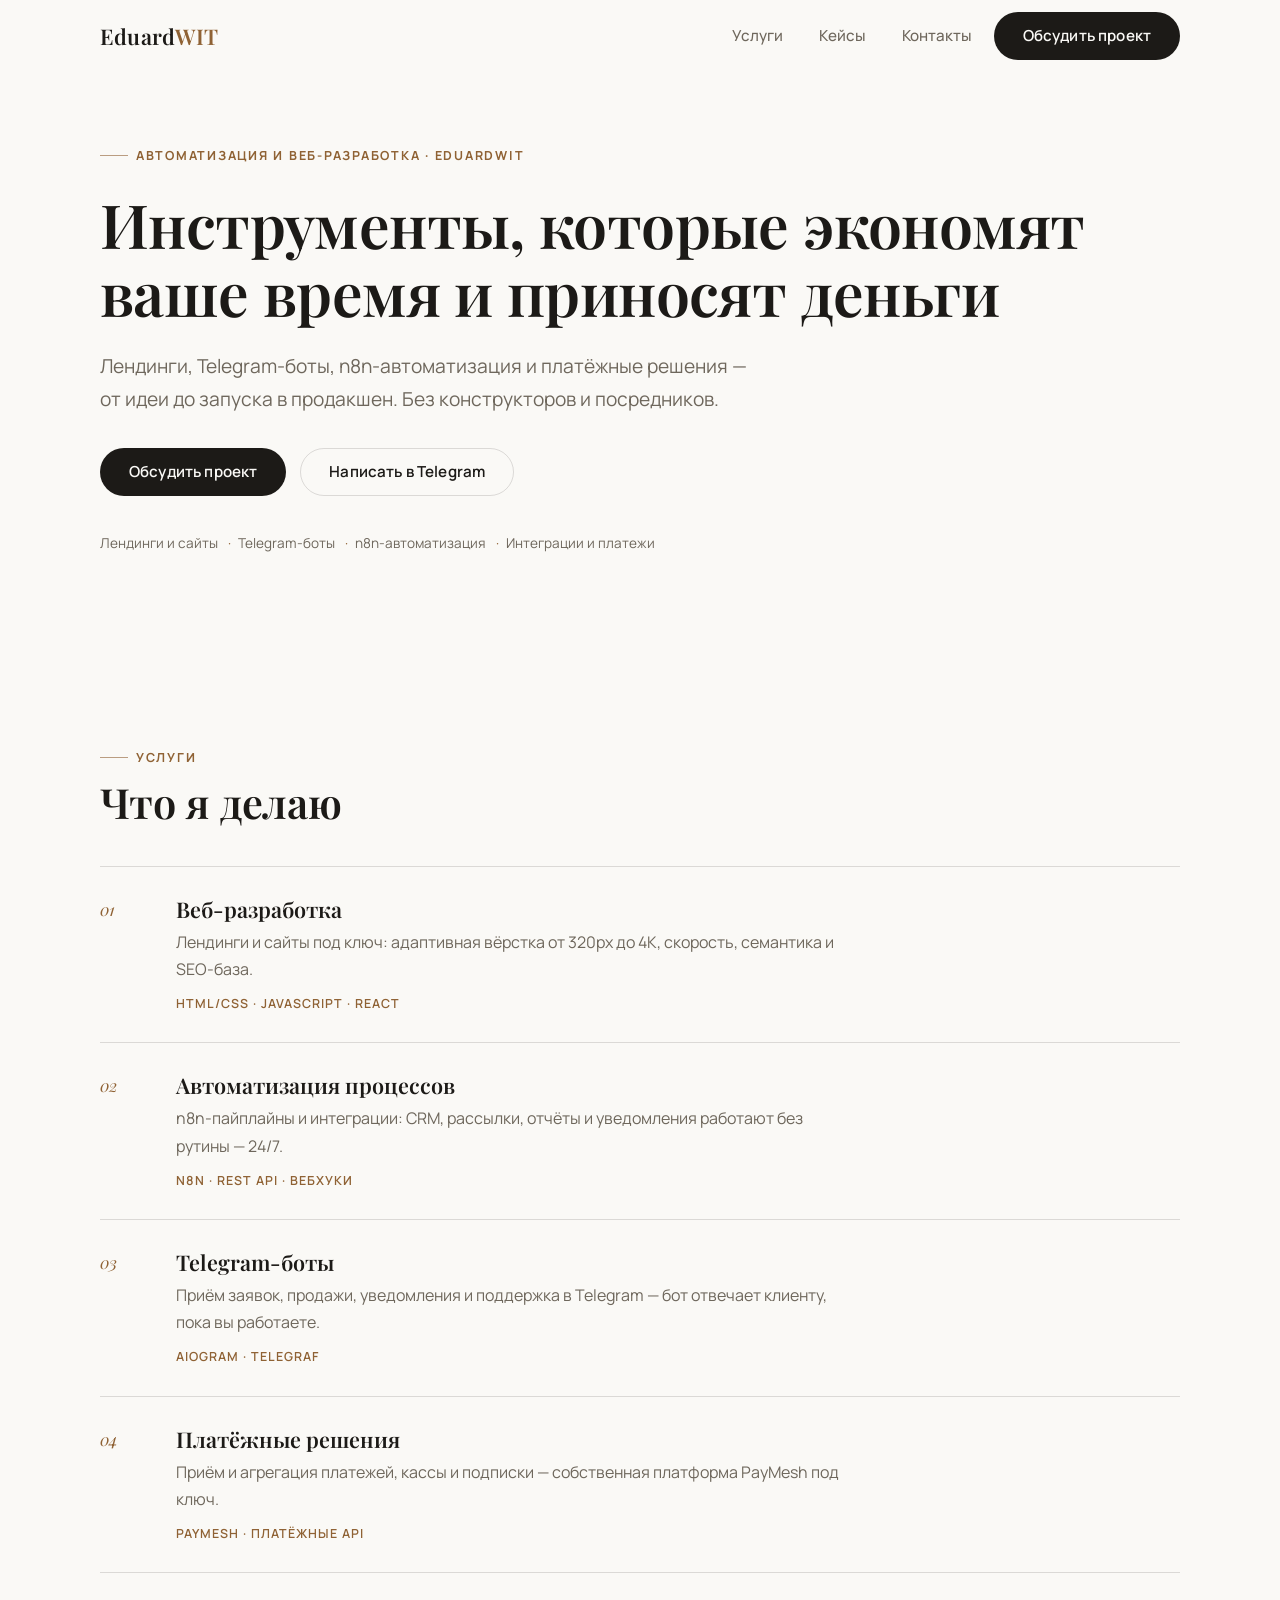
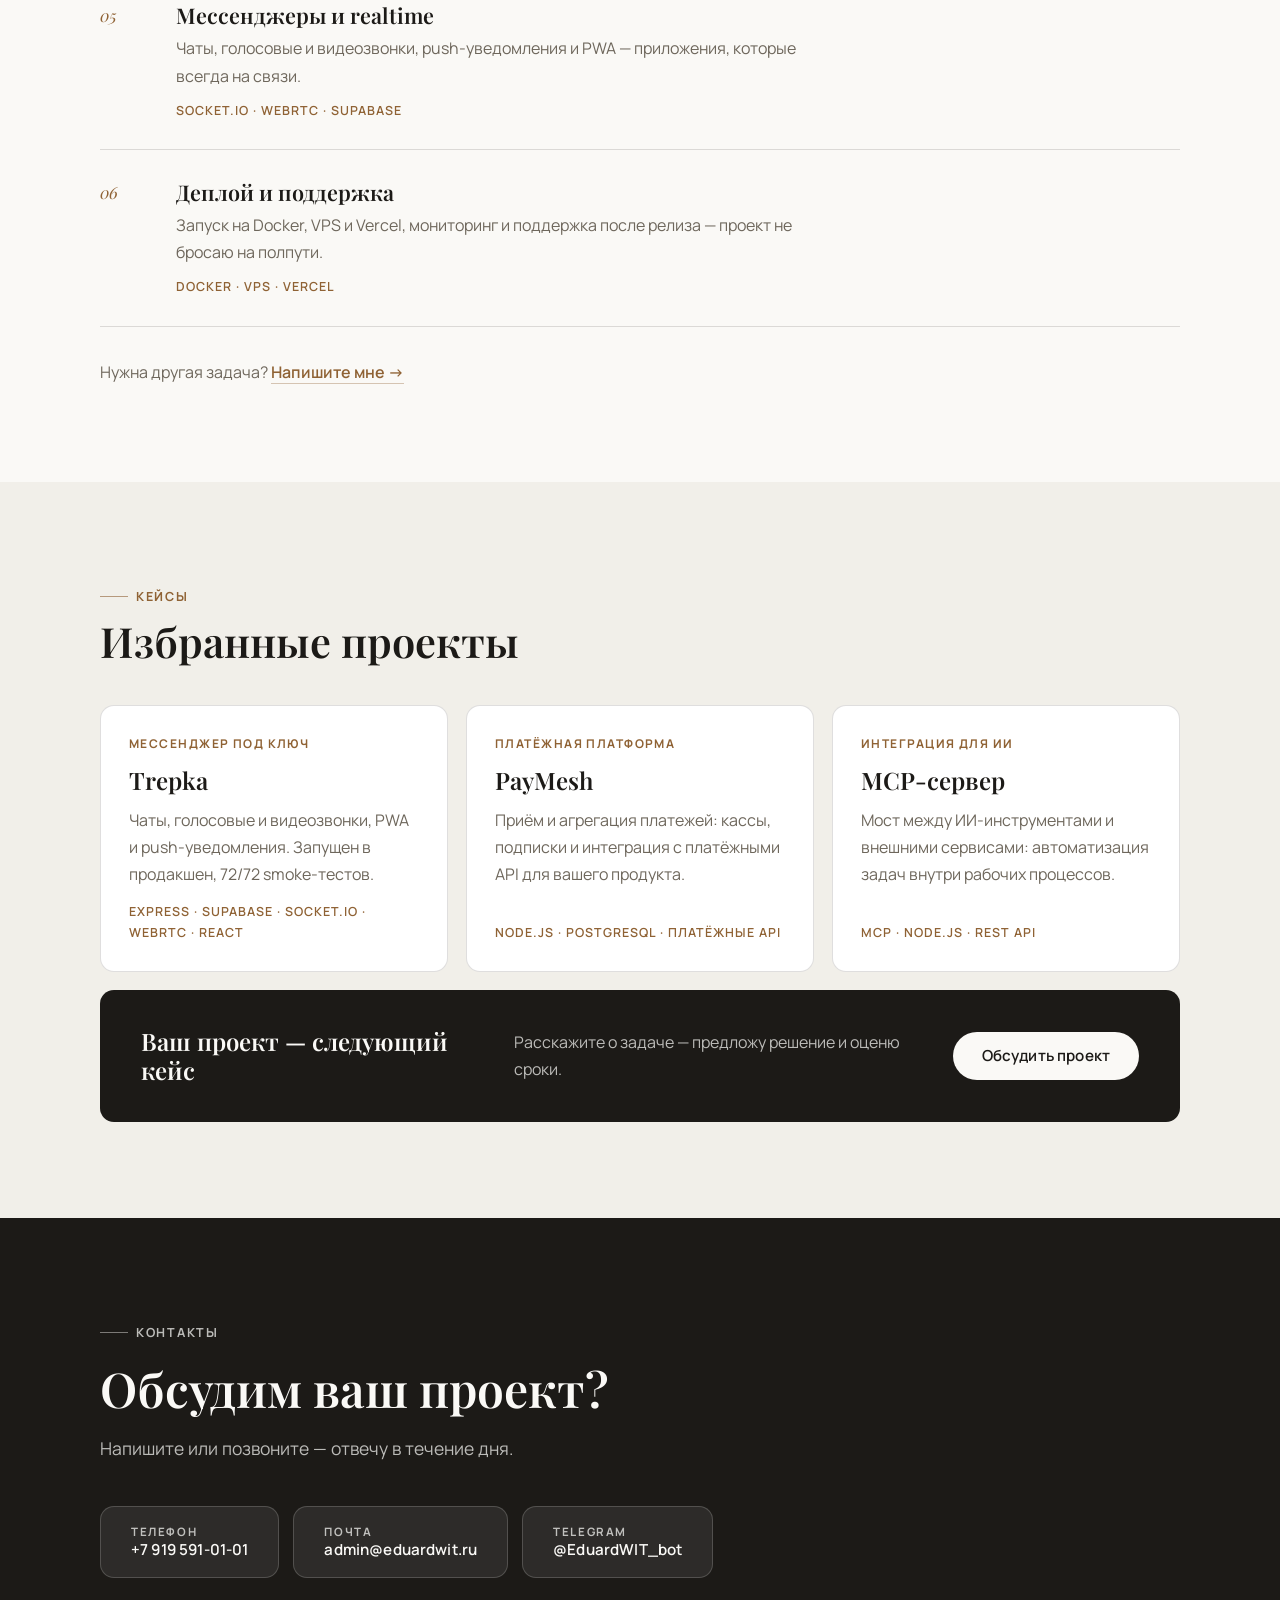
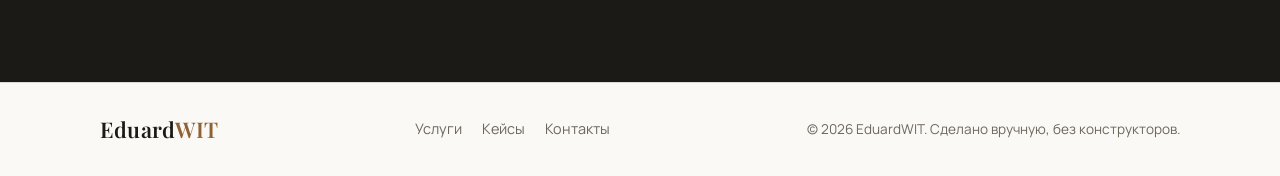
<file: index.html>
<!DOCTYPE html>
<html lang="ru" class="no-js">
<head>
  <meta charset="UTF-8">
  <meta name="viewport" content="width=device-width, initial-scale=1.0">
  <title>EduardWIT — автоматизация и веб-разработка для бизнеса</title>
  <meta name="description" content="Веб-разработка, Telegram-боты, автоматизация на n8n и платёжные решения под ключ. Лендинги, чаты, интеграции. EduardWIT.">
  <meta property="og:title" content="EduardWIT — автоматизация и веб-разработка">
  <meta property="og:description" content="Лендинги, Telegram-боты, n8n-автоматизация и платёжные решения под ключ для вашего бизнеса.">
  <meta property="og:type" content="website">
  <meta property="og:locale" content="ru_RU">
  <meta property="og:url" content="https://eduardurakov.github.io/landing-eduardwit/">
  <meta property="og:image" content="https://eduardurakov.github.io/landing-eduardwit/og-image.png">
  <meta name="theme-color" content="#FAF9F6">
  <script>document.documentElement.classList.replace('no-js', 'js');</script>
  <link rel="icon" type="image/svg+xml" href="favicon.svg">
  <link rel="apple-touch-icon" href="apple-touch-icon.png">
  <link rel="preconnect" href="https://fonts.googleapis.com">
  <link rel="preconnect" href="https://fonts.gstatic.com" crossorigin>
  <link href="https://fonts.googleapis.com/css2?family=Manrope:wght@400;500;600;700&family=Playfair+Display:ital,wght@0,500;0,600;1,500&display=swap" rel="stylesheet">
  <link rel="stylesheet" href="styles.css">
  <!-- Yandex.Metrika counter -->
  <script>
  (function(m,e,t,r,i,k,a){m[i]=m[i]||function(){(m[i].a=m[i].a||[]).push(arguments)};
  m[i].l=1*new Date();
  for (var j = 0; j < document.scripts.length; j++) {if (document.scripts[j].src === r) { return; }}
  k=e.createElement(t),a=e.getElementsByTagName(t)[0],k.async=1,k.src=r,a.parentNode.insertBefore(k,a)})
  (window, document, "script", "https://mc.yandex.ru/metrika/tag.js", "ym");
  ym(109690102, "init", { clickmap:true, trackLinks:true, accurateTrackBounce:true, webvisor:true });
  </script>
  <noscript><div><img src="https://mc.yandex.ru/watch/109690102" style="position:absolute; left:-9999px;" alt=""></div></noscript>
  <!-- /Yandex.Metrika counter -->
</head>
<body>

  <header class="site-header" id="top">
    <div class="container header-inner">
      <a class="logo" href="#top" aria-label="EduardWIT — на главную">
        Eduard<span class="logo-mark">WIT</span>
      </a>
      <nav class="site-nav" id="site-nav" aria-label="Основная навигация">
        <a href="#services">Услуги</a>
        <a href="#cases">Кейсы</a>
        <a href="#contact">Контакты</a>
        <a class="nav-cta btn btn-dark" href="#contact">Обсудить проект</a>
      </nav>
      <button class="nav-toggle" id="nav-toggle" type="button" aria-expanded="false" aria-controls="site-nav" aria-label="Открыть меню">
        <span></span><span></span><span></span>
      </button>
    </div>
  </header>

  <main>

    <!-- HERO -->
    <section class="hero">
      <div class="container">
        <p class="eyebrow reveal">Автоматизация и веб-разработка · EduardWIT</p>
        <h1 class="hero-title reveal">Инструменты, которые экономят ваше время и приносят деньги</h1>
        <p class="hero-sub reveal">
          Лендинги, Telegram-боты, n8n-автоматизация и платёжные решения —
          от идеи до запуска в продакшен. Без конструкторов и посредников.
        </p>
        <div class="hero-actions reveal">
          <a class="btn btn-dark" href="#contact">Обсудить проект</a>
          <a class="btn btn-ghost" href="https://t.me/EduardWIT_bot" rel="noopener" target="_blank">Написать в Telegram</a>
        </div>
        <ul class="hero-meta reveal" aria-label="Направления">
          <li>Лендинги и сайты</li>
          <li>Telegram-боты</li>
          <li>n8n-автоматизация</li>
          <li>Интеграции и платежи</li>
        </ul>
      </div>
    </section>

    <!-- SERVICES -->
    <section class="section" id="services">
      <div class="container">
        <p class="eyebrow reveal">Услуги</p>
        <h2 class="section-title reveal">Что я делаю</h2>

        <ol class="services">
          <li class="service reveal">
            <span class="service-num">01</span>
            <div class="service-body">
              <h3 class="service-title">Веб-разработка</h3>
              <p class="service-desc">Лендинги и сайты под ключ: адаптивная вёрстка от 320px до 4K, скорость, семантика и SEO-база.</p>
              <p class="service-tags">HTML/CSS · JavaScript · React</p>
            </div>
          </li>
          <li class="service reveal">
            <span class="service-num">02</span>
            <div class="service-body">
              <h3 class="service-title">Автоматизация процессов</h3>
              <p class="service-desc">n8n-пайплайны и интеграции: CRM, рассылки, отчёты и уведомления работают без рутины — 24/7.</p>
              <p class="service-tags">n8n · REST API · Вебхуки</p>
            </div>
          </li>
          <li class="service reveal">
            <span class="service-num">03</span>
            <div class="service-body">
              <h3 class="service-title">Telegram-боты</h3>
              <p class="service-desc">Приём заявок, продажи, уведомления и поддержка в Telegram — бот отвечает клиенту, пока вы работаете.</p>
              <p class="service-tags">aiogram · telegraf</p>
            </div>
          </li>
          <li class="service reveal">
            <span class="service-num">04</span>
            <div class="service-body">
              <h3 class="service-title">Платёжные решения</h3>
              <p class="service-desc">Приём и агрегация платежей, кассы и подписки — собственная платформа PayMesh под ключ.</p>
              <p class="service-tags">PayMesh · Платёжные API</p>
            </div>
          </li>
          <li class="service reveal">
            <span class="service-num">05</span>
            <div class="service-body">
              <h3 class="service-title">Мессенджеры и realtime</h3>
              <p class="service-desc">Чаты, голосовые и видеозвонки, push-уведомления и PWA — приложения, которые всегда на связи.</p>
              <p class="service-tags">Socket.IO · WebRTC · Supabase</p>
            </div>
          </li>
          <li class="service reveal">
            <span class="service-num">06</span>
            <div class="service-body">
              <h3 class="service-title">Деплой и поддержка</h3>
              <p class="service-desc">Запуск на Docker, VPS и Vercel, мониторинг и поддержка после релиза — проект не бросаю на полпути.</p>
              <p class="service-tags">Docker · VPS · Vercel</p>
            </div>
          </li>
        </ol>

        <p class="section-cta reveal">
          Нужна другая задача?
          <a href="https://t.me/EduardWIT_bot" rel="noopener" target="_blank">Напишите мне →</a>
        </p>
      </div>
    </section>

    <!-- CASES -->
    <section class="section section-soft" id="cases">
      <div class="container">
        <p class="eyebrow reveal">Кейсы</p>
        <h2 class="section-title reveal">Избранные проекты</h2>

        <div class="cases">
          <article class="case reveal">
            <p class="case-tag">Мессенджер под ключ</p>
            <h3 class="case-title">Trepka</h3>
            <p class="case-desc">Чаты, голосовые и видеозвонки, PWA и push-уведомления. Запущен в продакшен, 72/72 smoke-тестов.</p>
            <p class="service-tags">Express · Supabase · Socket.IO · WebRTC · React</p>
          </article>

          <article class="case reveal">
            <p class="case-tag">Платёжная платформа</p>
            <h3 class="case-title">PayMesh</h3>
            <p class="case-desc">Приём и агрегация платежей: кассы, подписки и интеграция с платёжными API для вашего продукта.</p>
            <p class="service-tags">Node.js · PostgreSQL · Платёжные API</p>
          </article>

          <article class="case reveal">
            <p class="case-tag">Интеграция для ИИ</p>
            <h3 class="case-title">MCP-сервер</h3>
            <p class="case-desc">Мост между ИИ-инструментами и внешними сервисами: автоматизация задач внутри рабочих процессов.</p>
            <p class="service-tags">MCP · Node.js · REST API</p>
          </article>

          <article class="case case-cta reveal">
            <h3 class="case-title">Ваш проект — следующий кейс</h3>
            <p class="case-desc">Расскажите о задаче — предложу решение и оценю сроки.</p>
            <a class="btn btn-dark" href="#contact">Обсудить проект</a>
          </article>
        </div>
      </div>
    </section>

    <!-- CONTACT -->
    <section class="contact" id="contact">
      <div class="container">
        <p class="eyebrow eyebrow-light reveal">Контакты</p>
        <h2 class="contact-title reveal">Обсудим ваш проект?</h2>
        <p class="contact-sub reveal">Напишите или позвоните — отвечу в течение дня.</p>
        <ul class="contact-links reveal">
          <li>
            <a class="btn btn-light" href="tel:+79195910101">
              <span class="contact-label">Телефон</span>+7 919 591-01-01
            </a>
          </li>
          <li>
            <a class="btn btn-light" href="mailto:admin@eduardwit.ru">
              <span class="contact-label">Почта</span>admin@eduardwit.ru
            </a>
          </li>
          <li>
            <a class="btn btn-light" href="https://t.me/EduardWIT_bot" rel="noopener" target="_blank">
              <span class="contact-label">Telegram</span>@EduardWIT_bot
            </a>
          </li>
        </ul>
      </div>
    </section>

  </main>

  <footer class="site-footer">
    <div class="container footer-inner">
      <a class="logo" href="#top">Eduard<span class="logo-mark">WIT</span></a>
      <nav class="footer-nav" aria-label="Навигация в подвале">
        <a href="#services">Услуги</a>
        <a href="#cases">Кейсы</a>
        <a href="#contact">Контакты</a>
      </nav>
      <p class="footer-copy">© <span id="year">2026</span> EduardWIT. Сделано вручную, без конструкторов.</p>
    </div>
  </footer>

  <script src="script.js"></script>
</body>
</html>
</file>
<file: styles.css>
/* =========================================================
   EduardWIT — лендинг услуг
   Стиль: светлый минимализм / премиум
   Подход: mobile-first, 320px → 4K
   ========================================================= */

/* ---------- Токены ---------- */
:root {
  --font-sans: "Manrope", "Segoe UI", system-ui, -apple-system, Roboto, Arial, sans-serif;
  --font-serif: "Playfair Display", Georgia, "Times New Roman", serif;

  --bg: #FAF9F6;
  --bg-soft: #F1EFE9;
  --surface: #FFFFFF;
  --ink: #1C1A17;
  --ink-soft: #6E675C;
  --line: rgba(28, 26, 23, 0.14);
  --accent: #8F6234;
  --accent-strong: #74491F;

  /* Тёмный блок контактов: явные цвет/фон (не полагаемся на наследование) */
  --dark-bg: #1C1A17;
  --dark-text: #FAF9F6;
  --dark-text-soft: rgba(250, 249, 246, 0.72);
  --dark-line: rgba(250, 249, 246, 0.18);

  --radius: 14px;
  --container: 1160px;
  --header-h: 72px;

  --shadow: 0 1px 2px rgba(28, 26, 23, 0.04), 0 12px 32px rgba(28, 26, 23, 0.08);
}

/* ---------- База ---------- */
*,
*::before,
*::after {
  box-sizing: border-box;
}

html {
  -webkit-text-size-adjust: 100%;
}

@media (prefers-reduced-motion: no-preference) {
  html {
    scroll-behavior: smooth;
  }
}

body {
  margin: 0;
  background: var(--bg);
  color: var(--ink);
  font-family: var(--font-sans);
  font-size: 1rem;
  line-height: 1.7;
  -webkit-font-smoothing: antialiased;
}

img,
svg {
  max-width: 100%;
  display: block;
}

a {
  color: inherit;
  text-decoration: none;
}

ul,
ol {
  margin: 0;
  padding: 0;
  list-style: none;
}

h1,
h2,
h3 {
  margin: 0;
  font-weight: 600;
}

p {
  margin: 0;
}

/* Якоря не заезжают под sticky-шапку */
section[id],
[id="top"] {
  scroll-margin-top: calc(var(--header-h) + 16px);
}

::selection {
  background: var(--accent);
  color: #FFFFFF;
}

:focus-visible {
  outline: 2px solid var(--accent);
  outline-offset: 3px;
  border-radius: 4px;
}

/* ---------- Контейнер ---------- */
.container {
  width: 100%;
  max-width: var(--container);
  margin-inline: auto;
  padding-inline: 24px;
}

@media (min-width: 768px) {
  .container {
    padding-inline: 32px;
  }
}

@media (min-width: 1280px) {
  .container {
    padding-inline: 40px;
  }
}

/* ---------- Кнопки ---------- */
.btn {
  display: inline-flex;
  align-items: center;
  justify-content: center;
  gap: 10px;
  min-height: 48px;
  padding: 12px 28px;
  border: 1px solid transparent;
  border-radius: 999px;
  font-family: var(--font-sans);
  font-size: 0.95rem;
  font-weight: 600;
  line-height: 1.2;
  letter-spacing: 0.01em;
  cursor: pointer;
  transition: background-color 0.2s ease, border-color 0.2s ease, color 0.2s ease, transform 0.2s ease, box-shadow 0.2s ease;
}

@media (hover: hover) {
  .btn:hover {
    transform: translateY(-1px);
  }
}

.btn-dark {
  background: var(--ink);
  color: var(--bg);
}

.btn-dark:hover {
  background: var(--accent-strong);
  color: #FFFFFF;
}

.btn-ghost {
  background: transparent;
  border-color: var(--line);
  color: var(--ink);
}

.btn-ghost:hover {
  border-color: var(--ink);
  transform: none;
}

.btn-light {
  background: var(--dark-text);
  color: var(--dark-bg);
}

.btn-light:hover {
  background: var(--accent);
  color: #FFFFFF;
}

/* ---------- Header ---------- */
.site-header {
  position: sticky;
  top: 0;
  z-index: 50;
  background: var(--bg);
  border-bottom: 1px solid transparent;
  transition: border-color 0.2s ease, box-shadow 0.2s ease;
}

.site-header.is-scrolled {
  border-bottom-color: var(--line);
  box-shadow: 0 1px 0 rgba(28, 26, 23, 0.05);
}

.header-inner {
  position: relative;
  display: flex;
  align-items: center;
  justify-content: space-between;
  gap: 16px;
  min-height: var(--header-h);
}

.logo {
  font-family: var(--font-serif);
  font-size: 1.35rem;
  font-weight: 600;
  letter-spacing: 0.01em;
}

.logo-mark {
  color: var(--accent);
}

/* ---------- Навигация (desktop) ---------- */
.site-nav {
  display: flex;
  align-items: center;
  gap: 8px;
}

.site-nav > a:not(.btn) {
  padding: 10px 14px;
  border-radius: 999px;
  font-size: 0.95rem;
  font-weight: 500;
  color: var(--ink-soft);
  transition: color 0.2s ease, background-color 0.2s ease;
}

.site-nav > a:not(.btn):hover {
  color: var(--ink);
  background: rgba(28, 26, 23, 0.05);
}

.site-nav .nav-cta {
  color: var(--bg);
}

/* Бургер */
.nav-toggle {
  display: inline-flex;
  flex-direction: column;
  justify-content: center;
  align-items: center;
  gap: 5px;
  width: 44px;
  height: 44px;
  padding: 10px;
  border: 0;
  background: transparent;
  cursor: pointer;
}

.nav-toggle span {
  display: block;
  width: 22px;
  height: 2px;
  background: var(--ink);
  border-radius: 2px;
  transition: transform 0.25s ease, opacity 0.25s ease;
}

.nav-toggle[aria-expanded="true"] span:nth-child(1) {
  transform: translateY(7px) rotate(45deg);
}

.nav-toggle[aria-expanded="true"] span:nth-child(2) {
  opacity: 0;
}

.nav-toggle[aria-expanded="true"] span:nth-child(3) {
  transform: translateY(-7px) rotate(-45deg);
}

/* ---------- Навигация (mobile) ---------- */
@media (max-width: 767px) {
  .site-nav {
    position: absolute;
    top: 100%;
    left: 0;
    right: 0;
    display: none;
    flex-direction: column;
    align-items: stretch;
    gap: 2px;
    padding: 8px 16px 20px;
    background: var(--bg);
    border-bottom: 1px solid var(--line);
    box-shadow: 0 24px 40px rgba(28, 26, 23, 0.08);
  }

  .site-nav.is-open {
    display: flex;
  }

  .site-nav > a:not(.btn) {
    padding: 12px 16px;
    font-size: 1rem;
    border-radius: 10px;
  }

  .site-nav .nav-cta {
    margin-top: 10px;
  }
}

@media (min-width: 768px) {
  .nav-toggle {
    display: none;
  }
}

/* ---------- Hero ---------- */
.hero {
  padding: 72px 0 88px;
}

.hero .container {
  display: flex;
  flex-direction: column;
  align-items: flex-start;
  gap: 24px;
}

.eyebrow {
  display: inline-flex;
  align-items: center;
  gap: 8px;
  font-size: 0.78rem;
  font-weight: 700;
  letter-spacing: 0.14em;
  text-transform: uppercase;
  color: var(--accent);
}

.eyebrow::before {
  content: "";
  width: 28px;
  height: 1px;
  background: var(--accent);
  opacity: 0.6;
}

.hero-title {
  max-width: 17em;
  font-family: var(--font-serif);
  font-size: clamp(2.1rem, 1.4rem + 3vw, 4rem);
  line-height: 1.12;
  letter-spacing: -0.01em;
}

.hero-sub {
  max-width: 34em;
  font-size: clamp(1.02rem, 0.95rem + 0.4vw, 1.2rem);
  color: var(--ink-soft);
}

.hero-actions {
  display: flex;
  flex-wrap: wrap;
  gap: 14px;
  margin-top: 8px;
}

.hero-meta {
  display: flex;
  flex-wrap: wrap;
  gap: 8px 20px;
  margin-top: 12px;
}

.hero-meta li {
  position: relative;
  font-size: 0.85rem;
  color: var(--ink-soft);
}

.hero-meta li:not(:last-child)::after {
  content: "·";
  position: absolute;
  right: -13px;
  color: var(--accent);
}

/* ---------- Секции ---------- */
.section {
  padding: 96px 0;
}

.section-soft {
  background: var(--bg-soft);
}

.section-title {
  margin: 10px 0 40px;
  font-family: var(--font-serif);
  font-size: clamp(1.75rem, 1.3rem + 1.8vw, 2.6rem);
  line-height: 1.15;
}

@media (max-width: 767px) {
  .section {
    padding: 72px 0;
  }

  .section-title {
    margin-bottom: 32px;
  }
}

/* ---------- Услуги (список-строки) ---------- */
.services {
  border-top: 1px solid var(--line);
}

.service {
  display: grid;
  grid-template-columns: 56px 1fr;
  gap: 20px;
  align-items: start;
  padding: 28px 8px 28px 0;
  border-bottom: 1px solid var(--line);
  transition: padding-left 0.25s ease, background-color 0.25s ease;
}

@media (hover: hover) and (min-width: 768px) {
  .service:hover {
    padding-left: 12px;
    background: linear-gradient(90deg, rgba(143, 98, 52, 0.06), transparent 60%);
  }
}

.service-num {
  font-family: var(--font-serif);
  font-style: italic;
  font-size: 1.05rem;
  color: var(--accent);
}

.service-title {
  margin-bottom: 6px;
  font-family: var(--font-serif);
  font-size: 1.35rem;
  font-weight: 600;
  line-height: 1.3;
}

.service-desc {
  max-width: 42em;
  margin-bottom: 10px;
  color: var(--ink-soft);
}

.service-tags {
  font-size: 0.78rem;
  font-weight: 600;
  letter-spacing: 0.08em;
  text-transform: uppercase;
  color: var(--accent);
}

.section-cta {
  margin-top: 32px;
  color: var(--ink-soft);
}

.section-cta a {
  font-weight: 600;
  color: var(--accent);
  border-bottom: 1px solid rgba(143, 98, 52, 0.35);
  transition: color 0.2s ease, border-color 0.2s ease;
}

.section-cta a:hover {
  color: var(--accent-strong);
  border-color: currentColor;
}

/* ---------- Кейсы ---------- */
.cases {
  display: grid;
  gap: 18px;
}

@media (min-width: 720px) {
  .cases {
    grid-template-columns: repeat(2, 1fr);
  }
}

@media (min-width: 1024px) {
  .cases {
    grid-template-columns: repeat(3, 1fr);
  }
}

.case {
  display: flex;
  flex-direction: column;
  gap: 12px;
  padding: 28px;
  background: var(--surface);
  border: 1px solid var(--line);
  border-radius: var(--radius);
  transition: transform 0.25s ease, box-shadow 0.25s ease, border-color 0.25s ease;
}

@media (hover: hover) {
  .case:hover {
    transform: translateY(-4px);
    box-shadow: var(--shadow);
    border-color: transparent;
  }
}

.case-tag {
  font-size: 0.75rem;
  font-weight: 700;
  letter-spacing: 0.12em;
  text-transform: uppercase;
  color: var(--accent);
}

.case-title {
  font-family: var(--font-serif);
  font-size: 1.5rem;
  line-height: 1.2;
}

.case-desc {
  flex-grow: 1;
  color: var(--ink-soft);
}

/* CTA-карточка (тёмная): явные цвет/фон */
.case-cta {
  justify-content: center;
  align-items: flex-start;
  background: var(--dark-bg);
  border-color: transparent;
  color: var(--dark-text);
}

.case-cta .case-desc {
  color: var(--dark-text-soft);
}

.case-cta .btn {
  background: var(--dark-text);
  color: var(--dark-bg);
}

.case-cta .btn:hover {
  background: var(--accent);
  color: #FFFFFF;
}

@media (min-width: 1024px) {
  .case-cta {
    grid-column: 1 / -1;
    flex-direction: row;
    align-items: center;
    justify-content: space-between;
    gap: 24px;
    padding: 36px 40px;
  }

  .case-cta .case-desc {
    flex-grow: 0;
    max-width: 30em;
  }

  .case-cta .btn {
    flex: none;
  }
}

/* ---------- Контакты (тёмный блок) ---------- */
.contact {
  padding: 104px 0;
  background: var(--dark-bg);
  color: var(--dark-text);
}

@media (max-width: 767px) {
  .contact {
    padding: 80px 0;
  }
}

.contact .container {
  display: flex;
  flex-direction: column;
  gap: 18px;
}

.contact .eyebrow {
  color: var(--dark-text-soft);
}

.contact .eyebrow::before {
  background: var(--dark-text-soft);
}

.contact-title {
  font-family: var(--font-serif);
  font-size: clamp(1.9rem, 1.4rem + 2vw, 3rem);
  line-height: 1.15;
}

.contact-sub {
  font-size: 1.1rem;
  color: var(--dark-text-soft);
}

.contact-links {
  display: flex;
  flex-direction: column;
  gap: 14px;
  width: 100%;
  max-width: 520px;
  margin-top: 24px;
}

.contact-links .btn {
  flex-direction: column;
  align-items: flex-start;
  gap: 2px;
  width: 100%;
  padding: 18px 26px;
  border-radius: var(--radius);
  border: 1px solid var(--dark-line);
  background: rgba(250, 249, 246, 0.08);
  color: var(--dark-text);
  text-align: left;
}

.contact-links .btn:hover {
  background: var(--dark-text);
  color: var(--dark-bg);
  transform: none;
}

.contact-label {
  font-size: 0.72rem;
  font-weight: 700;
  letter-spacing: 0.14em;
  text-transform: uppercase;
  color: var(--dark-text-soft);
  transition: color 0.2s ease;
}

.contact-links .btn:hover .contact-label {
  color: var(--accent-strong);
}

@media (min-width: 768px) {
  .contact-links {
    flex-direction: row;
    flex-wrap: wrap;
    max-width: 680px;
  }

  .contact-links .btn {
    width: auto;
    padding: 18px 30px;
  }
}

/* ---------- Footer ---------- */
.site-footer {
  padding: 28px 0;
  background: var(--bg);
  border-top: 1px solid var(--line);
}

.footer-inner {
  display: flex;
  flex-direction: column;
  align-items: flex-start;
  gap: 16px;
}

.footer-nav {
  display: flex;
  flex-wrap: wrap;
  gap: 6px 20px;
}

.footer-nav a {
  font-size: 0.9rem;
  color: var(--ink-soft);
  transition: color 0.2s ease;
}

.footer-nav a:hover {
  color: var(--ink);
}

.footer-copy {
  font-size: 0.85rem;
  color: var(--ink-soft);
}

@media (min-width: 768px) {
  .footer-inner {
    flex-direction: row;
    align-items: center;
    justify-content: space-between;
  }
}

/* ---------- Reveal-анимации ----------
   Безопасны без JS: по умолчанию контент видим (html.no-js).
   Анимация включается только при наличии класса js на <html>. */
.reveal {
  opacity: 1;
  transform: none;
}

html.js .reveal {
  opacity: 0;
  transform: translateY(24px);
  transition: opacity 0.7s ease, transform 0.7s ease;
}

html.js .reveal.visible {
  opacity: 1;
  transform: none;
}

@media (prefers-reduced-motion: reduce) {
  html.js .reveal {
    opacity: 1;
    transform: none;
    transition: none;
  }
}
</file>
